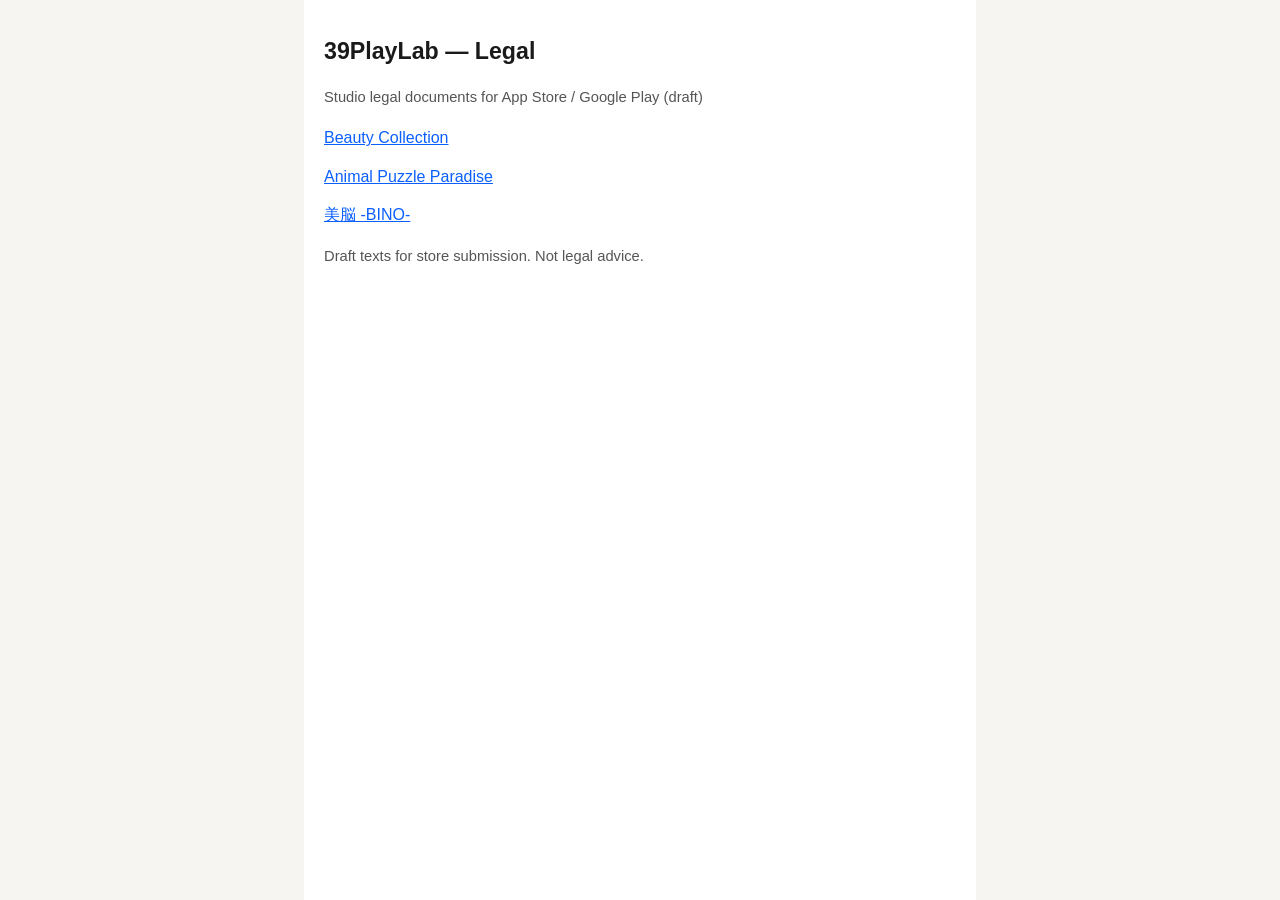
<file: index.html>
<!DOCTYPE html>
<html lang="ja">
<head>
  <meta charset="utf-8">
  <meta name="viewport" content="width=device-width, initial-scale=1">
  <title>Legal — 39PlayLab</title>
  <link rel="stylesheet" href="style.css">
</head>
<body>
  <main>
    <h1>39PlayLab — Legal</h1>
    <p class="meta">Studio legal documents for App Store / Google Play (draft)</p>
    <ul class="links">
      <li><a href="beauty-collection/">Beauty Collection</a></li>
      <li><a href="animal-puzzle-paradise/">Animal Puzzle Paradise</a></li>
      <li><a href="bino/">美脳 -BINO-</a></li>
    </ul>
    <p class="disclaimer">Draft texts for store submission. Not legal advice.</p>
  </main>
</body>
</html>
</file>
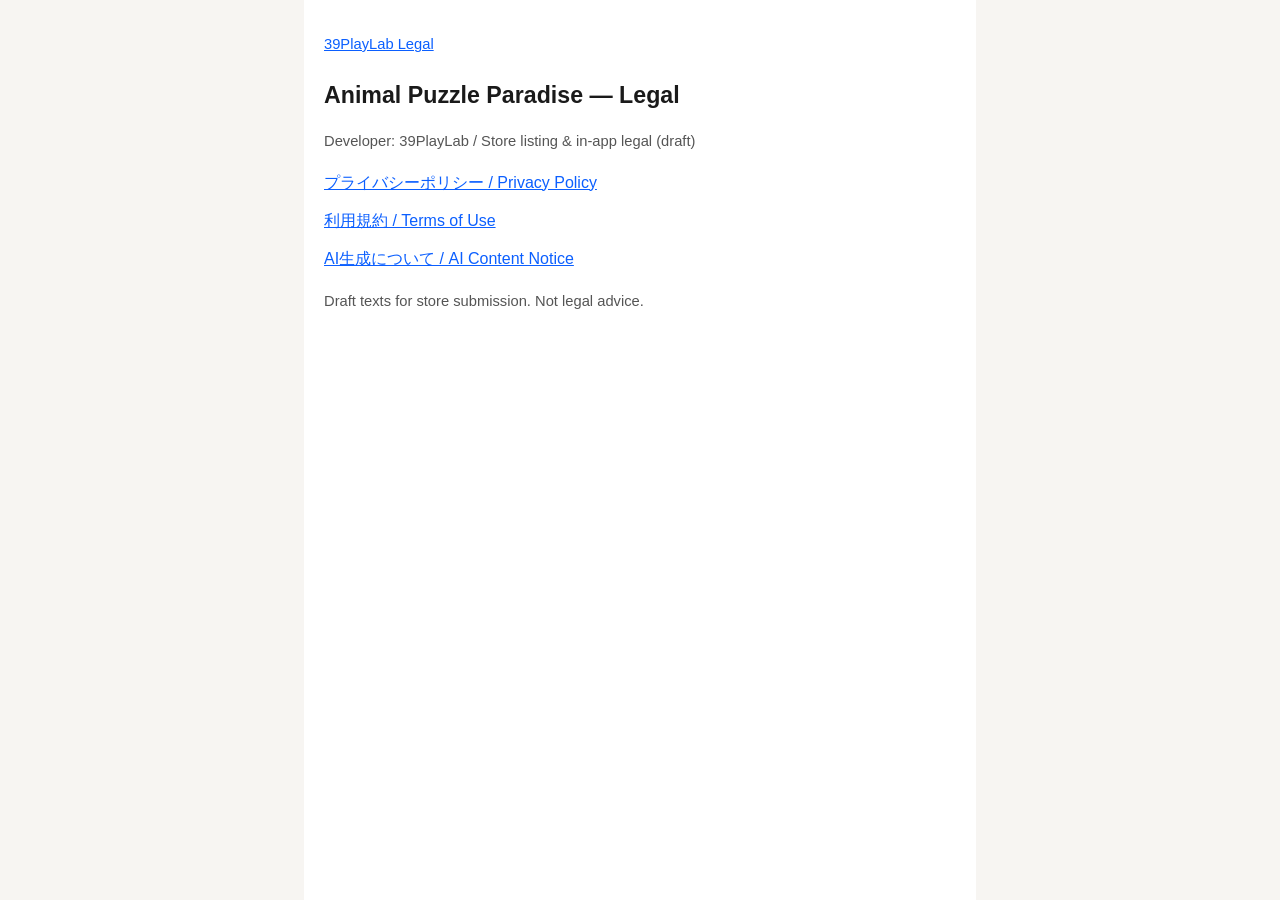
<file: animal-puzzle-paradise/index.html>
<!DOCTYPE html>
<html lang="ja">
<head>
  <meta charset="utf-8">
  <meta name="viewport" content="width=device-width, initial-scale=1">
  <title>Legal — Animal Puzzle Paradise</title>
  <link rel="stylesheet" href="../style.css">
</head>
<body>
  <main>
    <p class="nav"><a href="../index.html">39PlayLab Legal</a></p>
    <h1>Animal Puzzle Paradise — Legal</h1>
    <p class="meta">Developer: 39PlayLab / Store listing &amp; in-app legal (draft)</p>
    <ul class="links">
      <li><a href="privacy.html">プライバシーポリシー / Privacy Policy</a></li>
      <li><a href="terms.html">利用規約 / Terms of Use</a></li>
      <li><a href="ai-notice.html">AI生成について / AI Content Notice</a></li>
    </ul>
    <p class="disclaimer">Draft texts for store submission. Not legal advice.</p>
  </main>
</body>
</html>
</file>
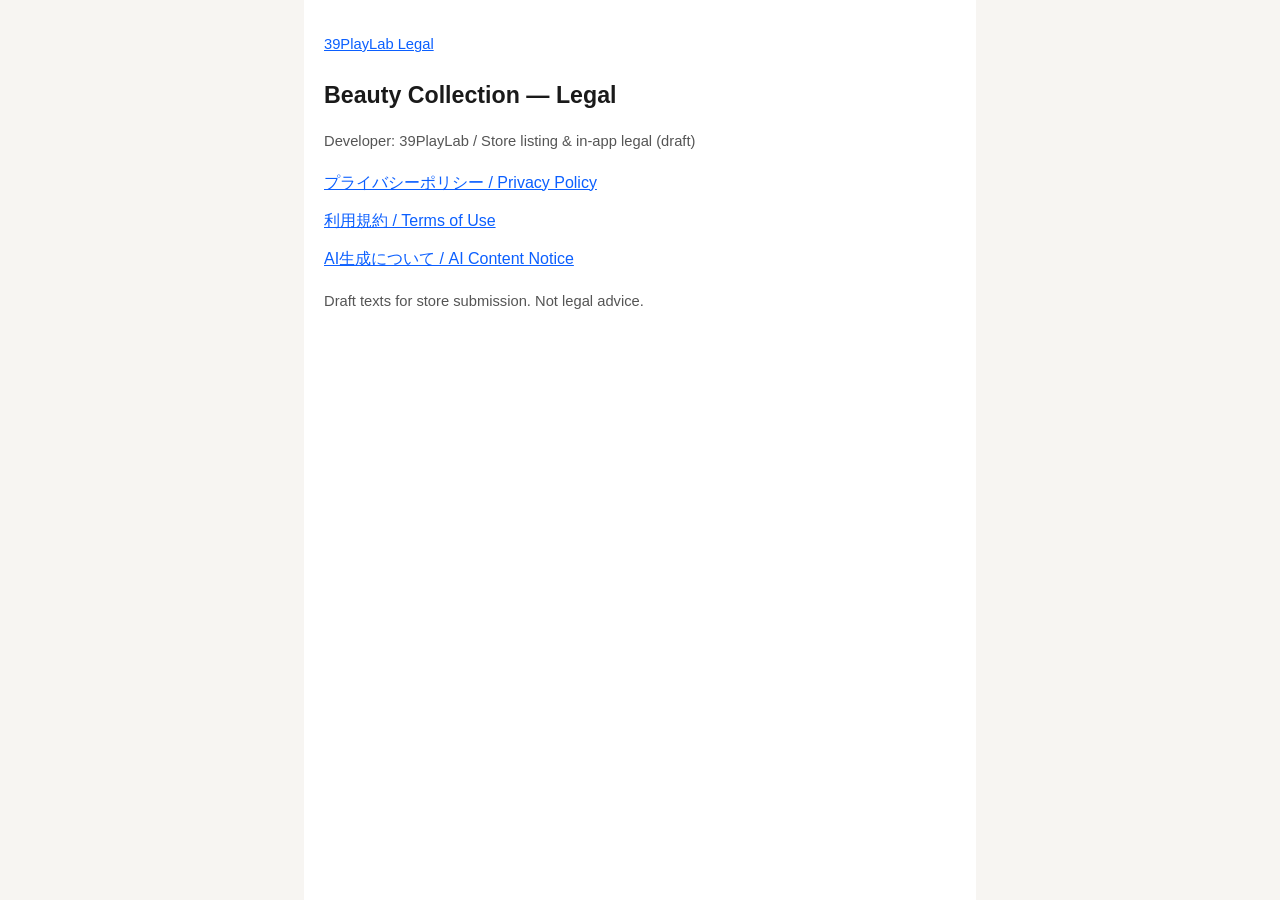
<file: beauty-collection/index.html>
<!DOCTYPE html>
<html lang="ja">
<head>
  <meta charset="utf-8">
  <meta name="viewport" content="width=device-width, initial-scale=1">
  <title>Legal — Beauty Collection</title>
  <link rel="stylesheet" href="../style.css">
</head>
<body>
  <main>
    <p class="nav"><a href="../index.html">39PlayLab Legal</a></p>
    <h1>Beauty Collection — Legal</h1>
    <p class="meta">Developer: 39PlayLab / Store listing &amp; in-app legal (draft)</p>
    <ul class="links">
      <li><a href="privacy.html">プライバシーポリシー / Privacy Policy</a></li>
      <li><a href="terms.html">利用規約 / Terms of Use</a></li>
      <li><a href="ai-notice.html">AI生成について / AI Content Notice</a></li>
    </ul>
    <p class="disclaimer">Draft texts for store submission. Not legal advice.</p>
  </main>
</body>
</html>
</file>
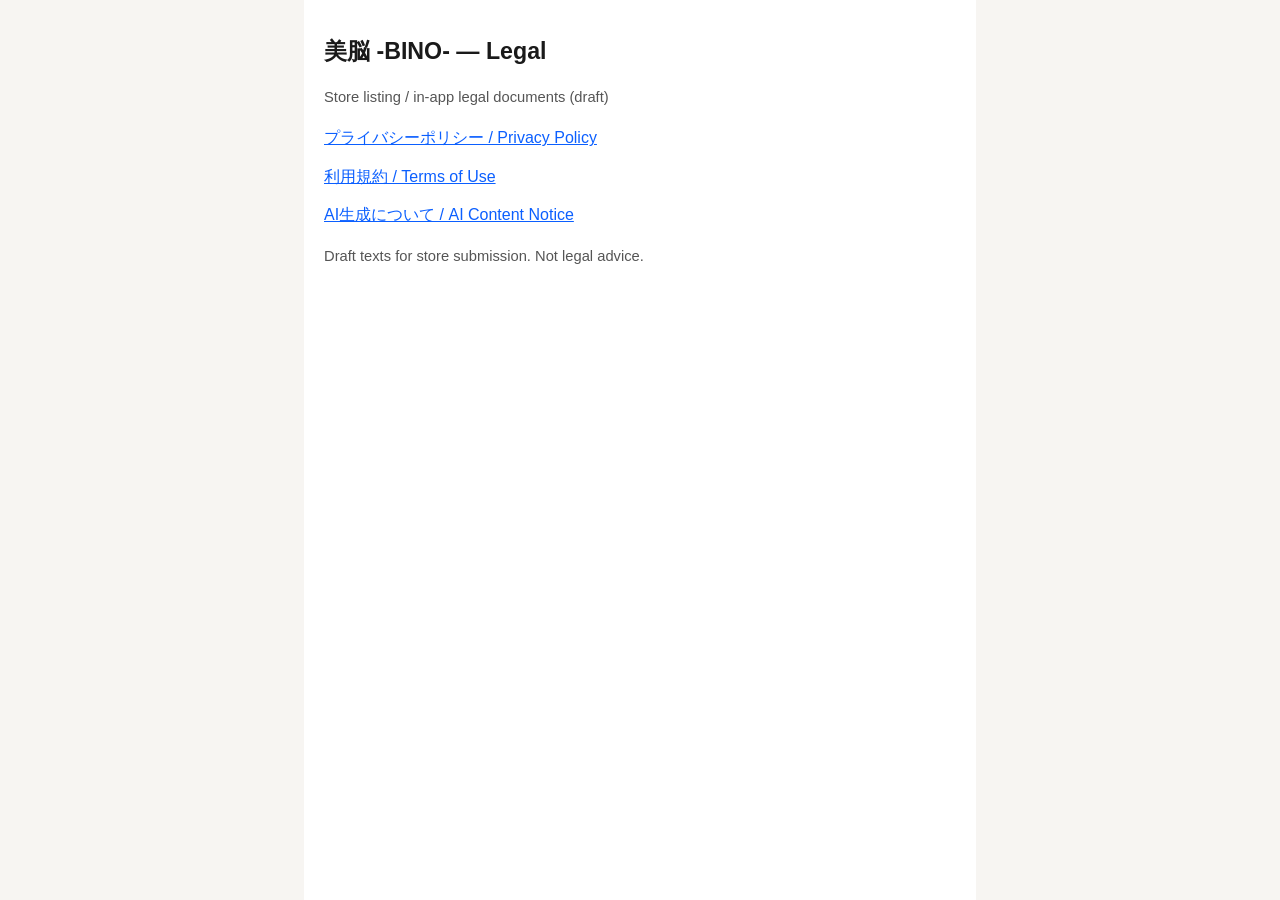
<file: bino/index.html>
<!DOCTYPE html>
<html lang="ja">
<head>
  <meta charset="utf-8">
  <meta name="viewport" content="width=device-width, initial-scale=1">
  <title>Legal — 美脳 -BINO-</title>
  <link rel="stylesheet" href="style.css">
</head>
<body>
  <main>
    <h1>美脳 -BINO- — Legal</h1>
    <p class="meta">Store listing / in-app legal documents (draft)</p>
    <ul class="links">
      <li><a href="privacy.html">プライバシーポリシー / Privacy Policy</a></li>
      <li><a href="terms.html">利用規約 / Terms of Use</a></li>
      <li><a href="ai-notice.html">AI生成について / AI Content Notice</a></li>
    </ul>
    <p class="disclaimer">Draft texts for store submission. Not legal advice.</p>
  </main>
</body>
</html>
</file>
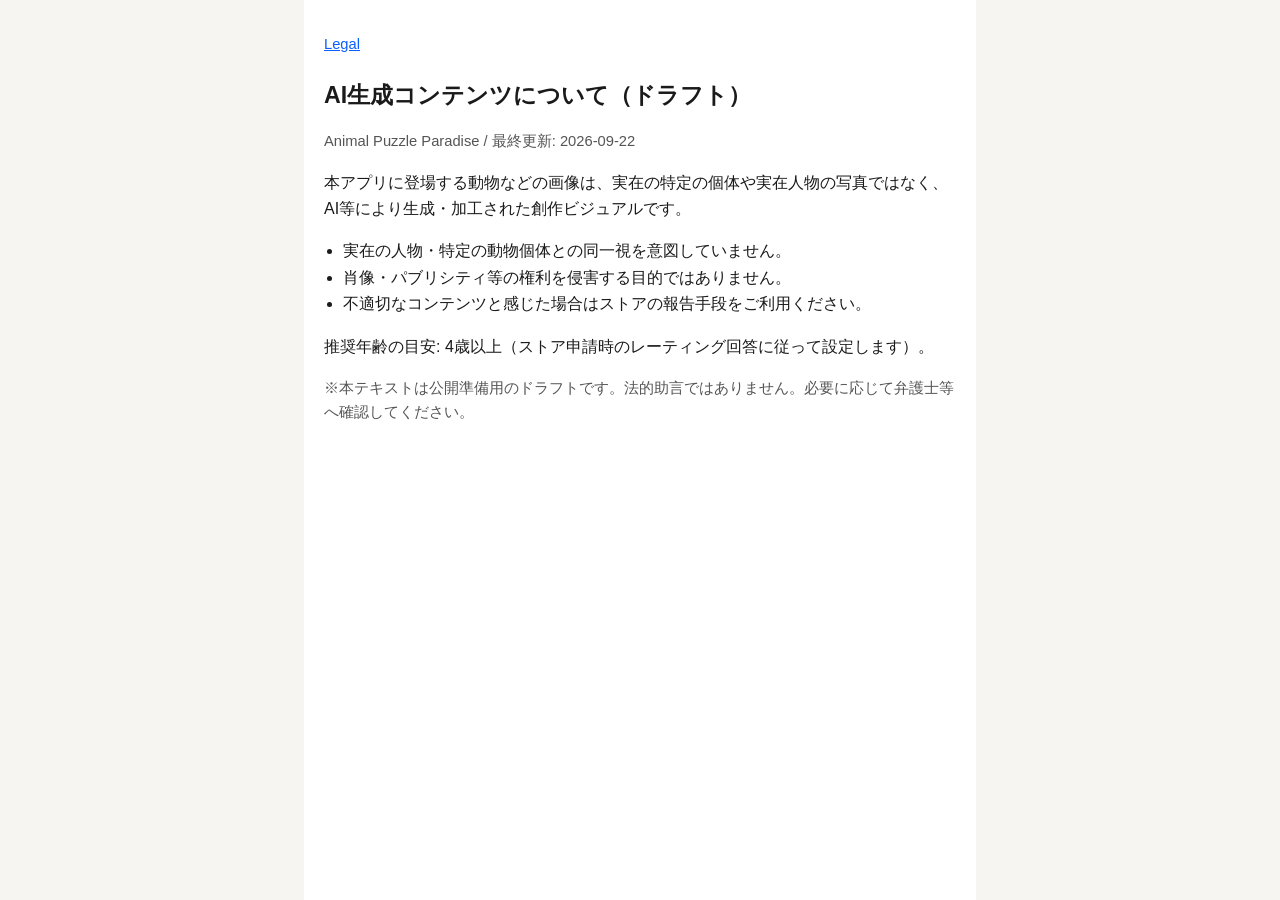
<file: animal-puzzle-paradise/ai-notice.html>
<!DOCTYPE html>
<html lang="ja">
<head>
  <meta charset="utf-8">
  <meta name="viewport" content="width=device-width, initial-scale=1">
  <title>AI Content Notice — Animal Puzzle Paradise</title>
  <link rel="stylesheet" href="../style.css">
</head>
<body>
  <main>
    <p class="nav"><a href="../index.html">Legal</a></p>
    <h1>AI生成コンテンツについて（ドラフト）</h1>
    <p class="meta">Animal Puzzle Paradise / 最終更新: 2026-09-22</p>
    <p>本アプリに登場する動物などの画像は、実在の特定の個体や実在人物の写真ではなく、AI等により生成・加工された創作ビジュアルです。</p>
    <ul>
      <li>実在の人物・特定の動物個体との同一視を意図していません。</li>
      <li>肖像・パブリシティ等の権利を侵害する目的ではありません。</li>
      <li>不適切なコンテンツと感じた場合はストアの報告手段をご利用ください。</li>
    </ul>
    <p>推奨年齢の目安: 4歳以上（ストア申請時のレーティング回答に従って設定します）。</p>
    <p class="disclaimer">※本テキストは公開準備用のドラフトです。法的助言ではありません。必要に応じて弁護士等へ確認してください。</p>
  </main>
</body>
</html>
</file>
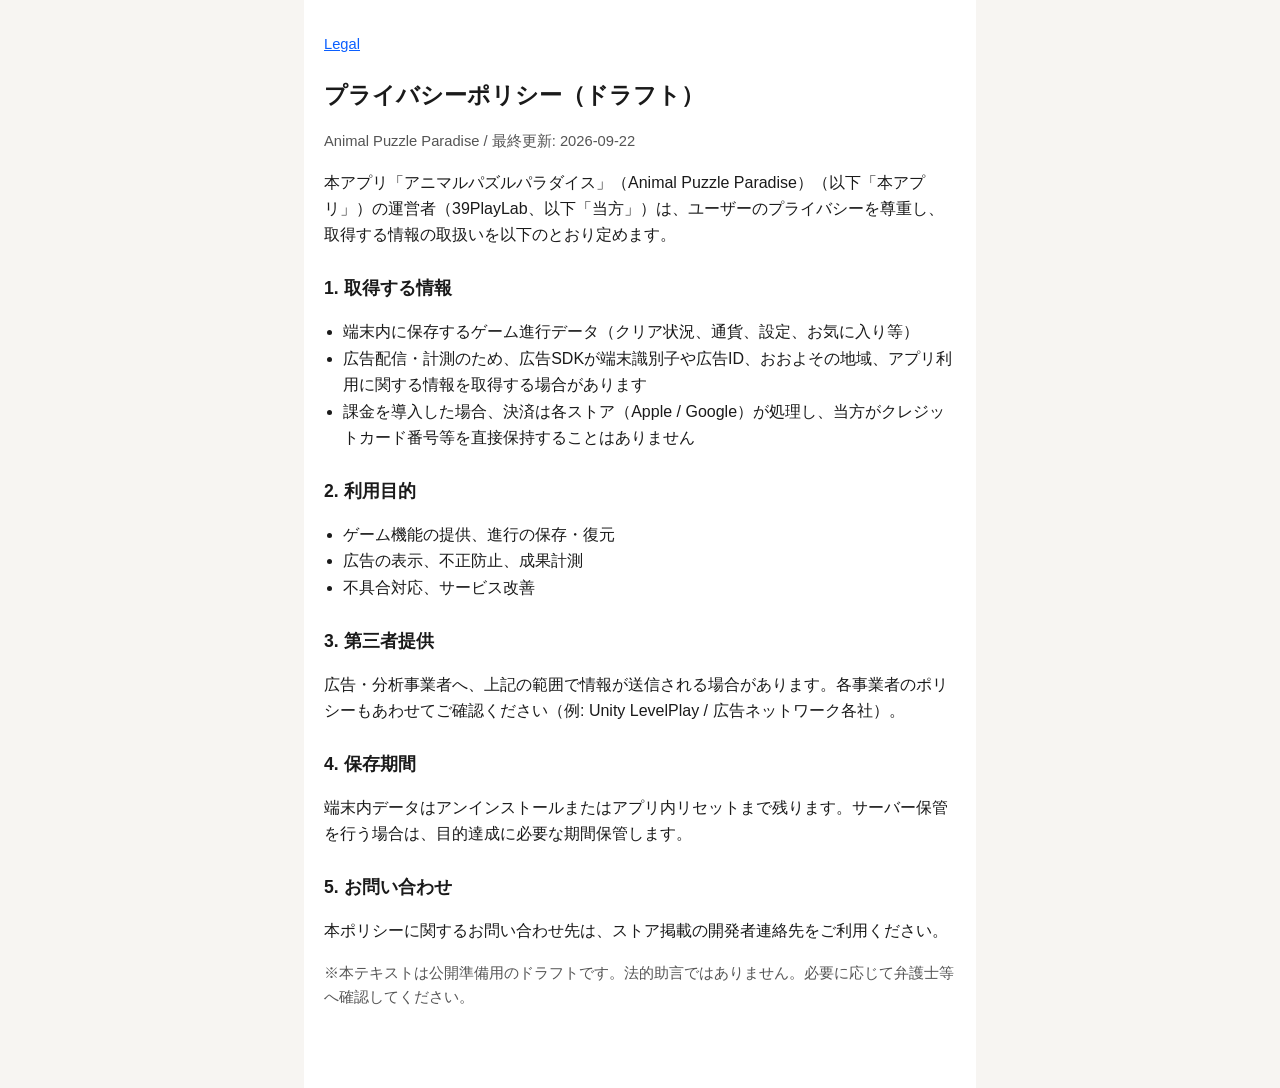
<file: animal-puzzle-paradise/privacy.html>
<!DOCTYPE html>
<html lang="ja">
<head>
  <meta charset="utf-8">
  <meta name="viewport" content="width=device-width, initial-scale=1">
  <title>Privacy Policy — Animal Puzzle Paradise</title>
  <link rel="stylesheet" href="../style.css">
</head>
<body>
  <main>
    <p class="nav"><a href="../index.html">Legal</a></p>
    <h1>プライバシーポリシー（ドラフト）</h1>
    <p class="meta">Animal Puzzle Paradise / 最終更新: 2026-09-22</p>
    <p>本アプリ「アニマルパズルパラダイス」（Animal Puzzle Paradise）（以下「本アプリ」）の運営者（39PlayLab、以下「当方」）は、ユーザーのプライバシーを尊重し、取得する情報の取扱いを以下のとおり定めます。</p>

    <h2>1. 取得する情報</h2>
    <ul>
      <li>端末内に保存するゲーム進行データ（クリア状況、通貨、設定、お気に入り等）</li>
      <li>広告配信・計測のため、広告SDKが端末識別子や広告ID、おおよその地域、アプリ利用に関する情報を取得する場合があります</li>
      <li>課金を導入した場合、決済は各ストア（Apple / Google）が処理し、当方がクレジットカード番号等を直接保持することはありません</li>
    </ul>

    <h2>2. 利用目的</h2>
    <ul>
      <li>ゲーム機能の提供、進行の保存・復元</li>
      <li>広告の表示、不正防止、成果計測</li>
      <li>不具合対応、サービス改善</li>
    </ul>

    <h2>3. 第三者提供</h2>
    <p>広告・分析事業者へ、上記の範囲で情報が送信される場合があります。各事業者のポリシーもあわせてご確認ください（例: Unity LevelPlay / 広告ネットワーク各社）。</p>

    <h2>4. 保存期間</h2>
    <p>端末内データはアンインストールまたはアプリ内リセットまで残ります。サーバー保管を行う場合は、目的達成に必要な期間保管します。</p>

    <h2>5. お問い合わせ</h2>
    <p>本ポリシーに関するお問い合わせ先は、ストア掲載の開発者連絡先をご利用ください。</p>

    <p class="disclaimer">※本テキストは公開準備用のドラフトです。法的助言ではありません。必要に応じて弁護士等へ確認してください。</p>
  </main>
</body>
</html>
</file>
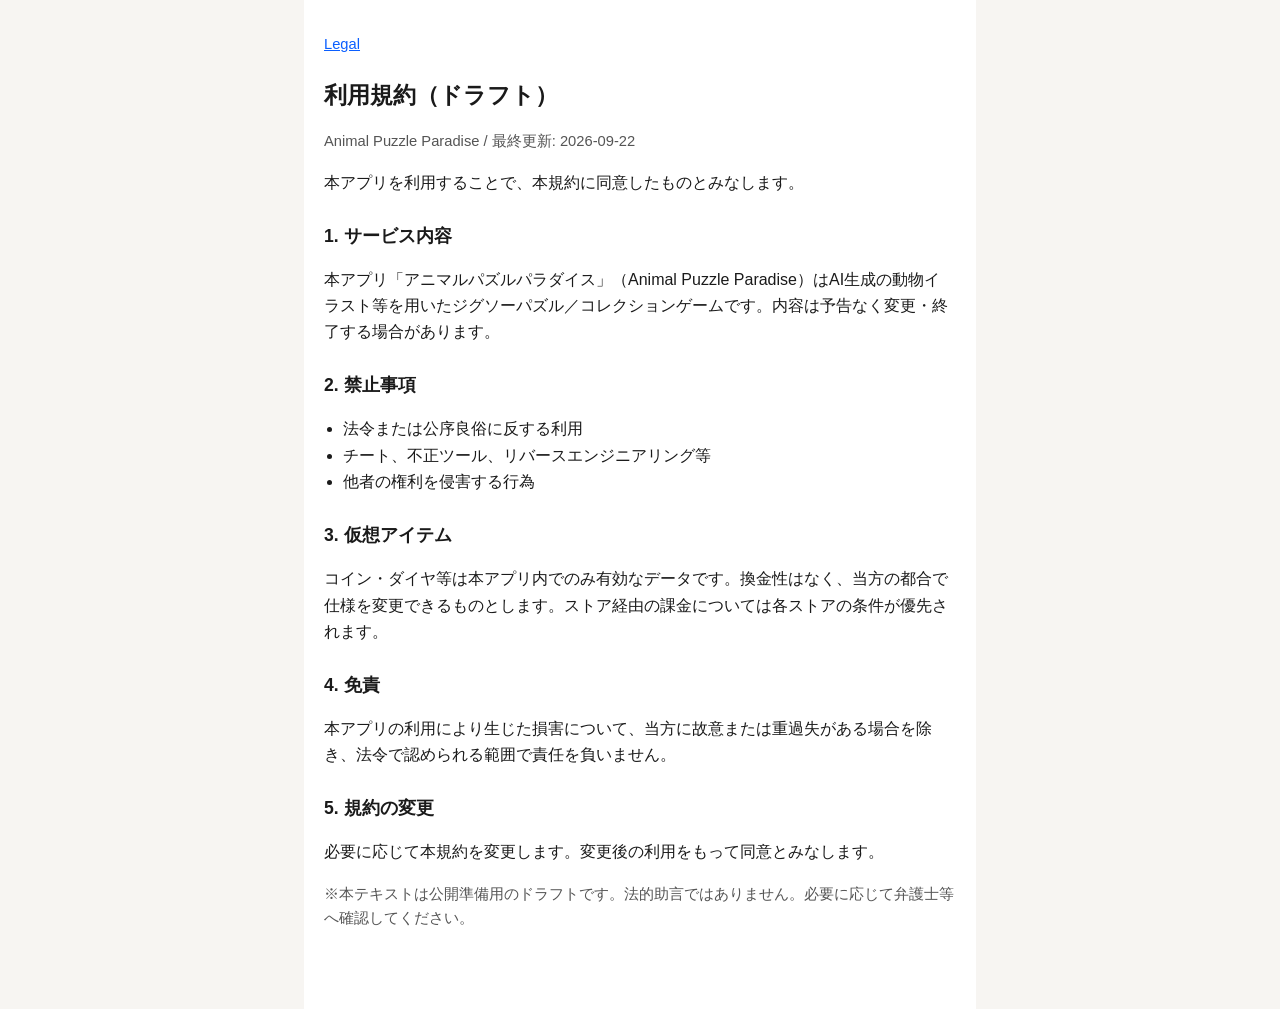
<file: animal-puzzle-paradise/terms.html>
<!DOCTYPE html>
<html lang="ja">
<head>
  <meta charset="utf-8">
  <meta name="viewport" content="width=device-width, initial-scale=1">
  <title>Terms of Use — Animal Puzzle Paradise</title>
  <link rel="stylesheet" href="../style.css">
</head>
<body>
  <main>
    <p class="nav"><a href="../index.html">Legal</a></p>
    <h1>利用規約（ドラフト）</h1>
    <p class="meta">Animal Puzzle Paradise / 最終更新: 2026-09-22</p>
    <p>本アプリを利用することで、本規約に同意したものとみなします。</p>

    <h2>1. サービス内容</h2>
    <p>本アプリ「アニマルパズルパラダイス」（Animal Puzzle Paradise）はAI生成の動物イラスト等を用いたジグソーパズル／コレクションゲームです。内容は予告なく変更・終了する場合があります。</p>

    <h2>2. 禁止事項</h2>
    <ul>
      <li>法令または公序良俗に反する利用</li>
      <li>チート、不正ツール、リバースエンジニアリング等</li>
      <li>他者の権利を侵害する行為</li>
    </ul>

    <h2>3. 仮想アイテム</h2>
    <p>コイン・ダイヤ等は本アプリ内でのみ有効なデータです。換金性はなく、当方の都合で仕様を変更できるものとします。ストア経由の課金については各ストアの条件が優先されます。</p>

    <h2>4. 免責</h2>
    <p>本アプリの利用により生じた損害について、当方に故意または重過失がある場合を除き、法令で認められる範囲で責任を負いません。</p>

    <h2>5. 規約の変更</h2>
    <p>必要に応じて本規約を変更します。変更後の利用をもって同意とみなします。</p>

    <p class="disclaimer">※本テキストは公開準備用のドラフトです。法的助言ではありません。必要に応じて弁護士等へ確認してください。</p>
  </main>
</body>
</html>
</file>
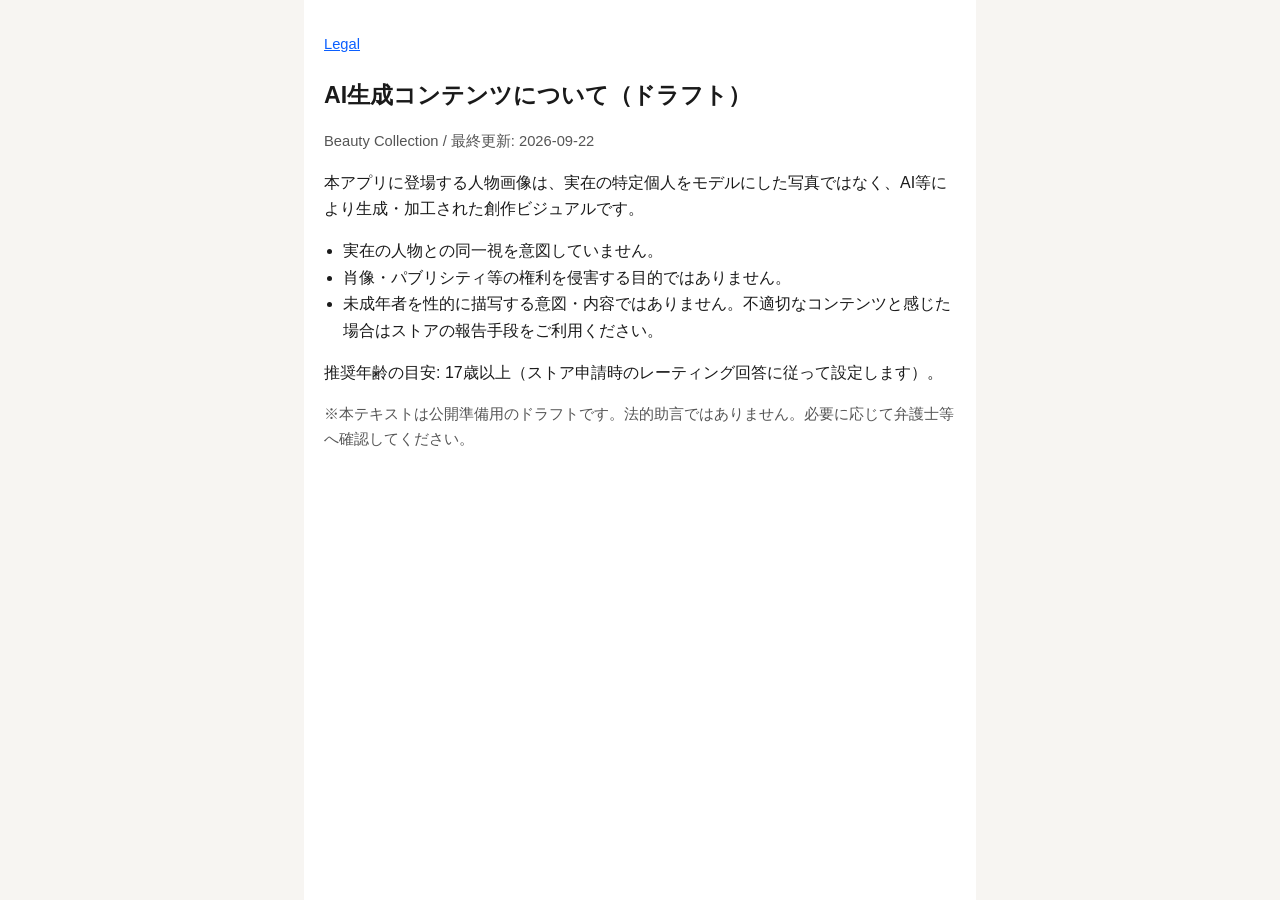
<file: beauty-collection/ai-notice.html>
<!DOCTYPE html>
<html lang="ja">
<head>
  <meta charset="utf-8">
  <meta name="viewport" content="width=device-width, initial-scale=1">
  <title>AI Content Notice — Beauty Collection</title>
  <link rel="stylesheet" href="../style.css">
</head>
<body>
  <main>
    <p class="nav"><a href="../index.html">Legal</a></p>
    <h1>AI生成コンテンツについて（ドラフト）</h1>
    <p class="meta">Beauty Collection / 最終更新: 2026-09-22</p>
    <p>本アプリに登場する人物画像は、実在の特定個人をモデルにした写真ではなく、AI等により生成・加工された創作ビジュアルです。</p>
    <ul>
      <li>実在の人物との同一視を意図していません。</li>
      <li>肖像・パブリシティ等の権利を侵害する目的ではありません。</li>
      <li>未成年者を性的に描写する意図・内容ではありません。不適切なコンテンツと感じた場合はストアの報告手段をご利用ください。</li>
    </ul>
    <p>推奨年齢の目安: 17歳以上（ストア申請時のレーティング回答に従って設定します）。</p>
    <p class="disclaimer">※本テキストは公開準備用のドラフトです。法的助言ではありません。必要に応じて弁護士等へ確認してください。</p>
  </main>
</body>
</html>
</file>
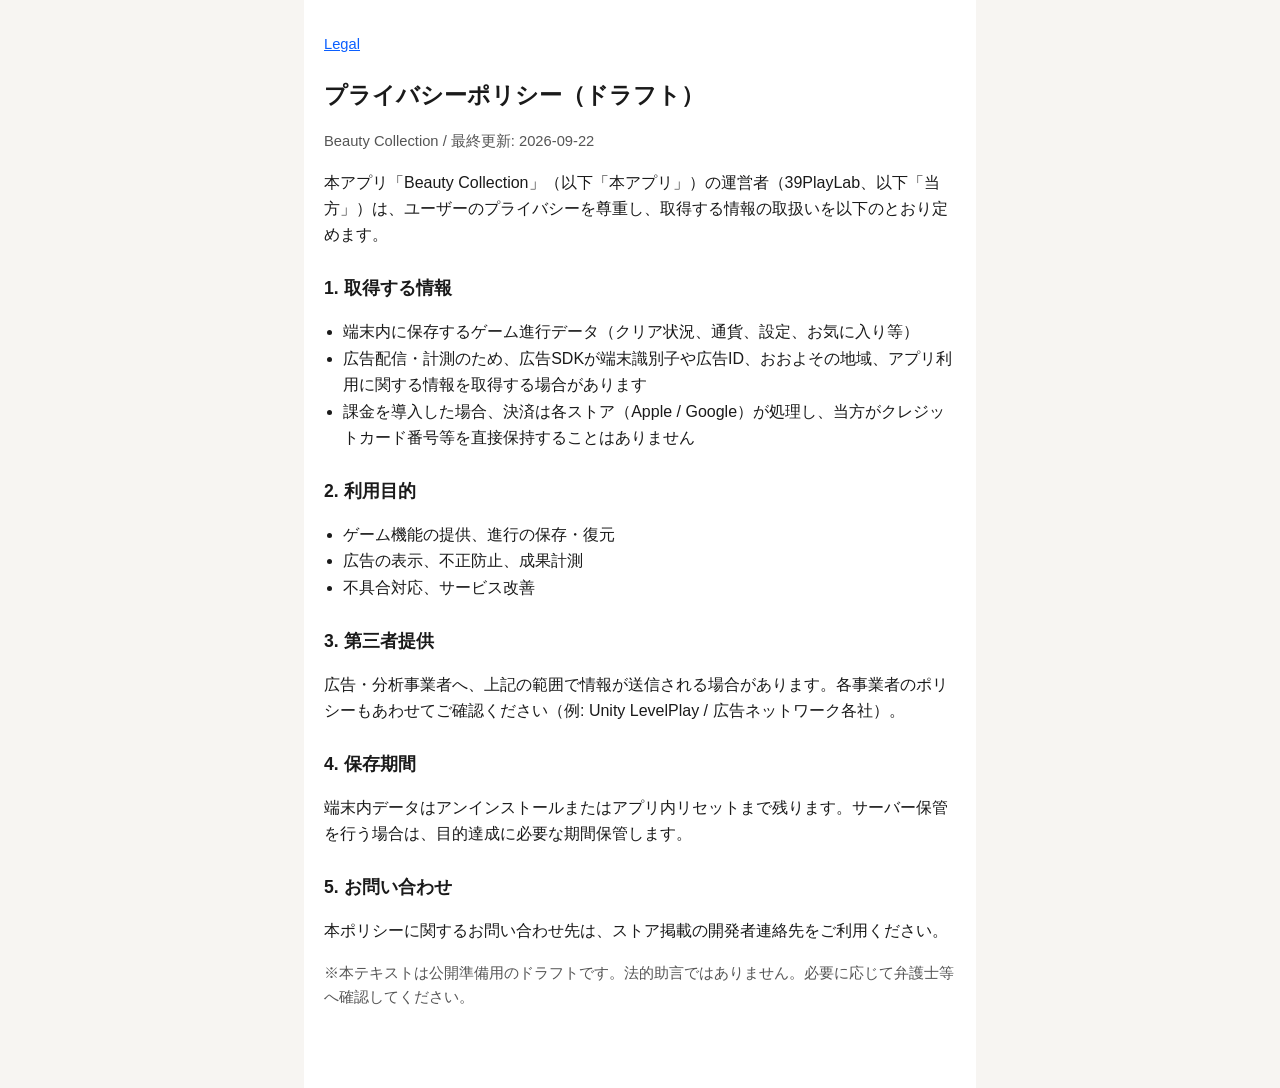
<file: beauty-collection/privacy.html>
<!DOCTYPE html>
<html lang="ja">
<head>
  <meta charset="utf-8">
  <meta name="viewport" content="width=device-width, initial-scale=1">
  <title>Privacy Policy — Beauty Collection</title>
  <link rel="stylesheet" href="../style.css">
</head>
<body>
  <main>
    <p class="nav"><a href="../index.html">Legal</a></p>
    <h1>プライバシーポリシー（ドラフト）</h1>
    <p class="meta">Beauty Collection / 最終更新: 2026-09-22</p>
    <p>本アプリ「Beauty Collection」（以下「本アプリ」）の運営者（39PlayLab、以下「当方」）は、ユーザーのプライバシーを尊重し、取得する情報の取扱いを以下のとおり定めます。</p>

    <h2>1. 取得する情報</h2>
    <ul>
      <li>端末内に保存するゲーム進行データ（クリア状況、通貨、設定、お気に入り等）</li>
      <li>広告配信・計測のため、広告SDKが端末識別子や広告ID、おおよその地域、アプリ利用に関する情報を取得する場合があります</li>
      <li>課金を導入した場合、決済は各ストア（Apple / Google）が処理し、当方がクレジットカード番号等を直接保持することはありません</li>
    </ul>

    <h2>2. 利用目的</h2>
    <ul>
      <li>ゲーム機能の提供、進行の保存・復元</li>
      <li>広告の表示、不正防止、成果計測</li>
      <li>不具合対応、サービス改善</li>
    </ul>

    <h2>3. 第三者提供</h2>
    <p>広告・分析事業者へ、上記の範囲で情報が送信される場合があります。各事業者のポリシーもあわせてご確認ください（例: Unity LevelPlay / 広告ネットワーク各社）。</p>

    <h2>4. 保存期間</h2>
    <p>端末内データはアンインストールまたはアプリ内リセットまで残ります。サーバー保管を行う場合は、目的達成に必要な期間保管します。</p>

    <h2>5. お問い合わせ</h2>
    <p>本ポリシーに関するお問い合わせ先は、ストア掲載の開発者連絡先をご利用ください。</p>

    <p class="disclaimer">※本テキストは公開準備用のドラフトです。法的助言ではありません。必要に応じて弁護士等へ確認してください。</p>
  </main>
</body>
</html>
</file>
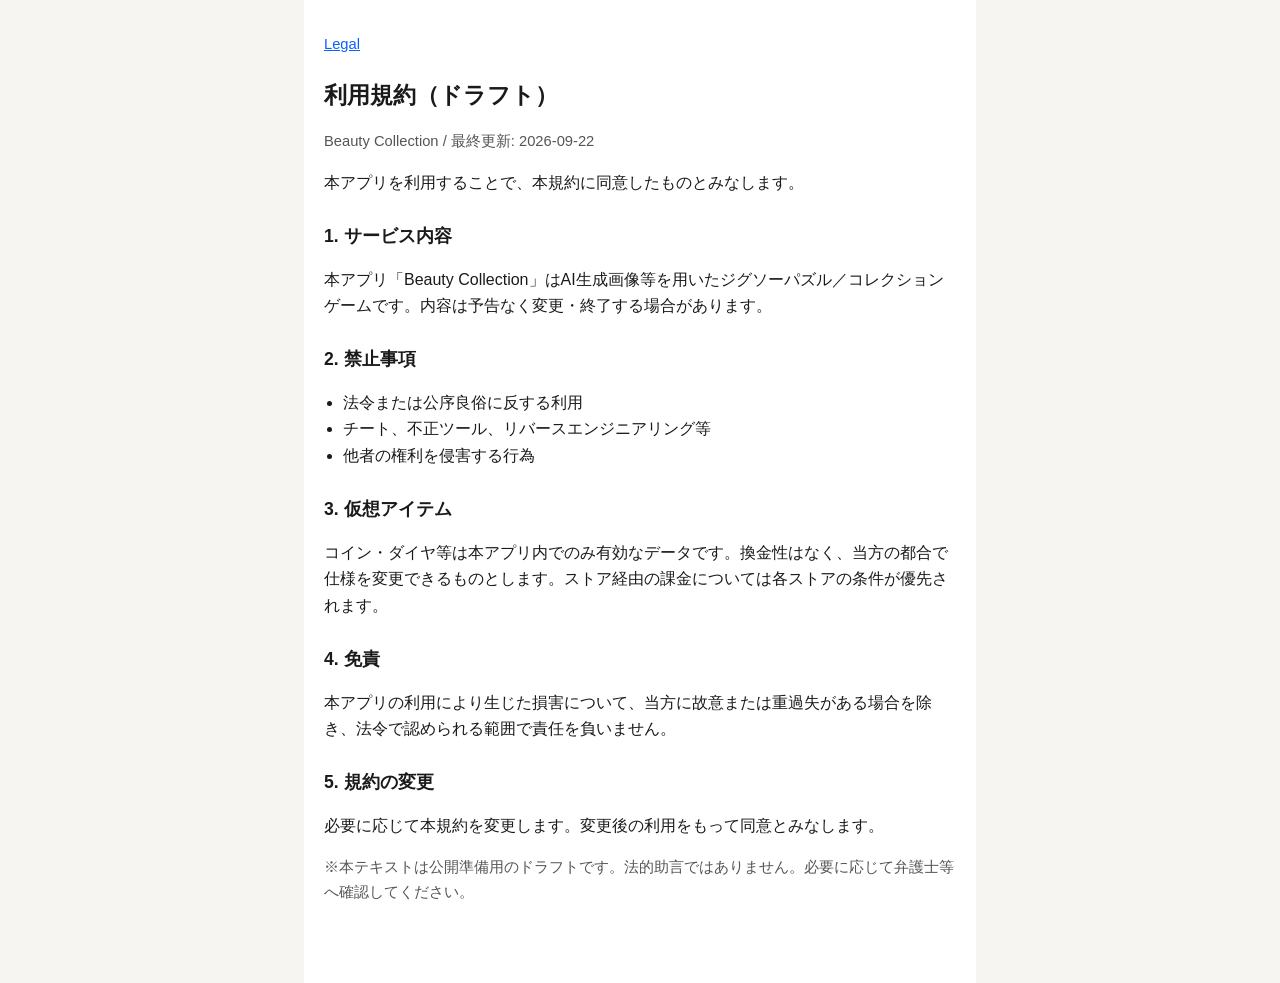
<file: beauty-collection/terms.html>
<!DOCTYPE html>
<html lang="ja">
<head>
  <meta charset="utf-8">
  <meta name="viewport" content="width=device-width, initial-scale=1">
  <title>Terms of Use — Beauty Collection</title>
  <link rel="stylesheet" href="../style.css">
</head>
<body>
  <main>
    <p class="nav"><a href="../index.html">Legal</a></p>
    <h1>利用規約（ドラフト）</h1>
    <p class="meta">Beauty Collection / 最終更新: 2026-09-22</p>
    <p>本アプリを利用することで、本規約に同意したものとみなします。</p>

    <h2>1. サービス内容</h2>
    <p>本アプリ「Beauty Collection」はAI生成画像等を用いたジグソーパズル／コレクションゲームです。内容は予告なく変更・終了する場合があります。</p>

    <h2>2. 禁止事項</h2>
    <ul>
      <li>法令または公序良俗に反する利用</li>
      <li>チート、不正ツール、リバースエンジニアリング等</li>
      <li>他者の権利を侵害する行為</li>
    </ul>

    <h2>3. 仮想アイテム</h2>
    <p>コイン・ダイヤ等は本アプリ内でのみ有効なデータです。換金性はなく、当方の都合で仕様を変更できるものとします。ストア経由の課金については各ストアの条件が優先されます。</p>

    <h2>4. 免責</h2>
    <p>本アプリの利用により生じた損害について、当方に故意または重過失がある場合を除き、法令で認められる範囲で責任を負いません。</p>

    <h2>5. 規約の変更</h2>
    <p>必要に応じて本規約を変更します。変更後の利用をもって同意とみなします。</p>

    <p class="disclaimer">※本テキストは公開準備用のドラフトです。法的助言ではありません。必要に応じて弁護士等へ確認してください。</p>
  </main>
</body>
</html>
</file>
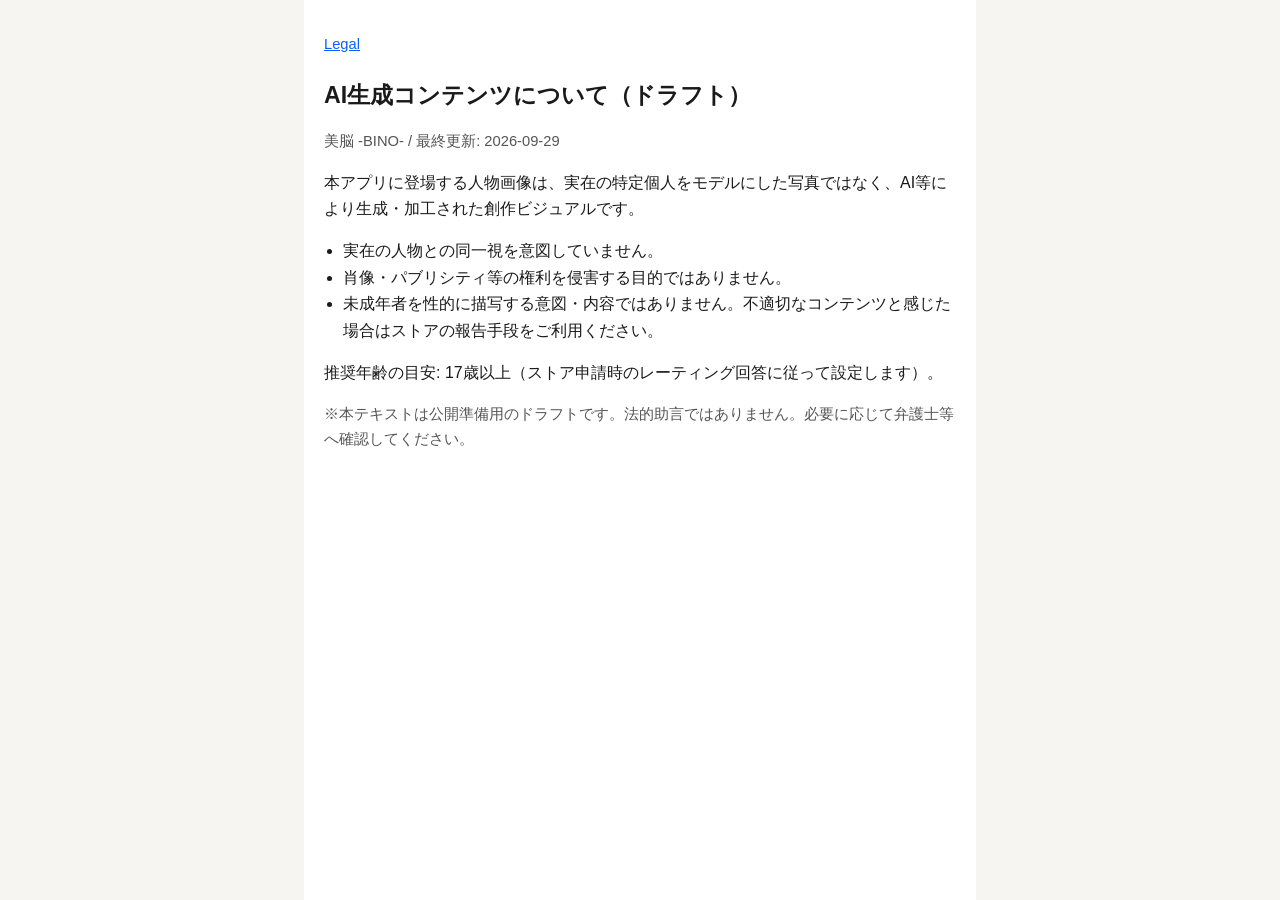
<file: bino/ai-notice.html>
<!DOCTYPE html>
<html lang="ja">
<head>
  <meta charset="utf-8">
  <meta name="viewport" content="width=device-width, initial-scale=1">
  <title>AI Content Notice — 美脳 -BINO-</title>
  <link rel="stylesheet" href="style.css">
</head>
<body>
  <main>
    <p class="nav"><a href="index.html">Legal</a></p>
    <h1>AI生成コンテンツについて（ドラフト）</h1>
    <p class="meta">美脳 -BINO- / 最終更新: 2026-09-29</p>
    <p>本アプリに登場する人物画像は、実在の特定個人をモデルにした写真ではなく、AI等により生成・加工された創作ビジュアルです。</p>
    <ul>
      <li>実在の人物との同一視を意図していません。</li>
      <li>肖像・パブリシティ等の権利を侵害する目的ではありません。</li>
      <li>未成年者を性的に描写する意図・内容ではありません。不適切なコンテンツと感じた場合はストアの報告手段をご利用ください。</li>
    </ul>
    <p>推奨年齢の目安: 17歳以上（ストア申請時のレーティング回答に従って設定します）。</p>
    <p class="disclaimer">※本テキストは公開準備用のドラフトです。法的助言ではありません。必要に応じて弁護士等へ確認してください。</p>
  </main>
</body>
</html>
</file>
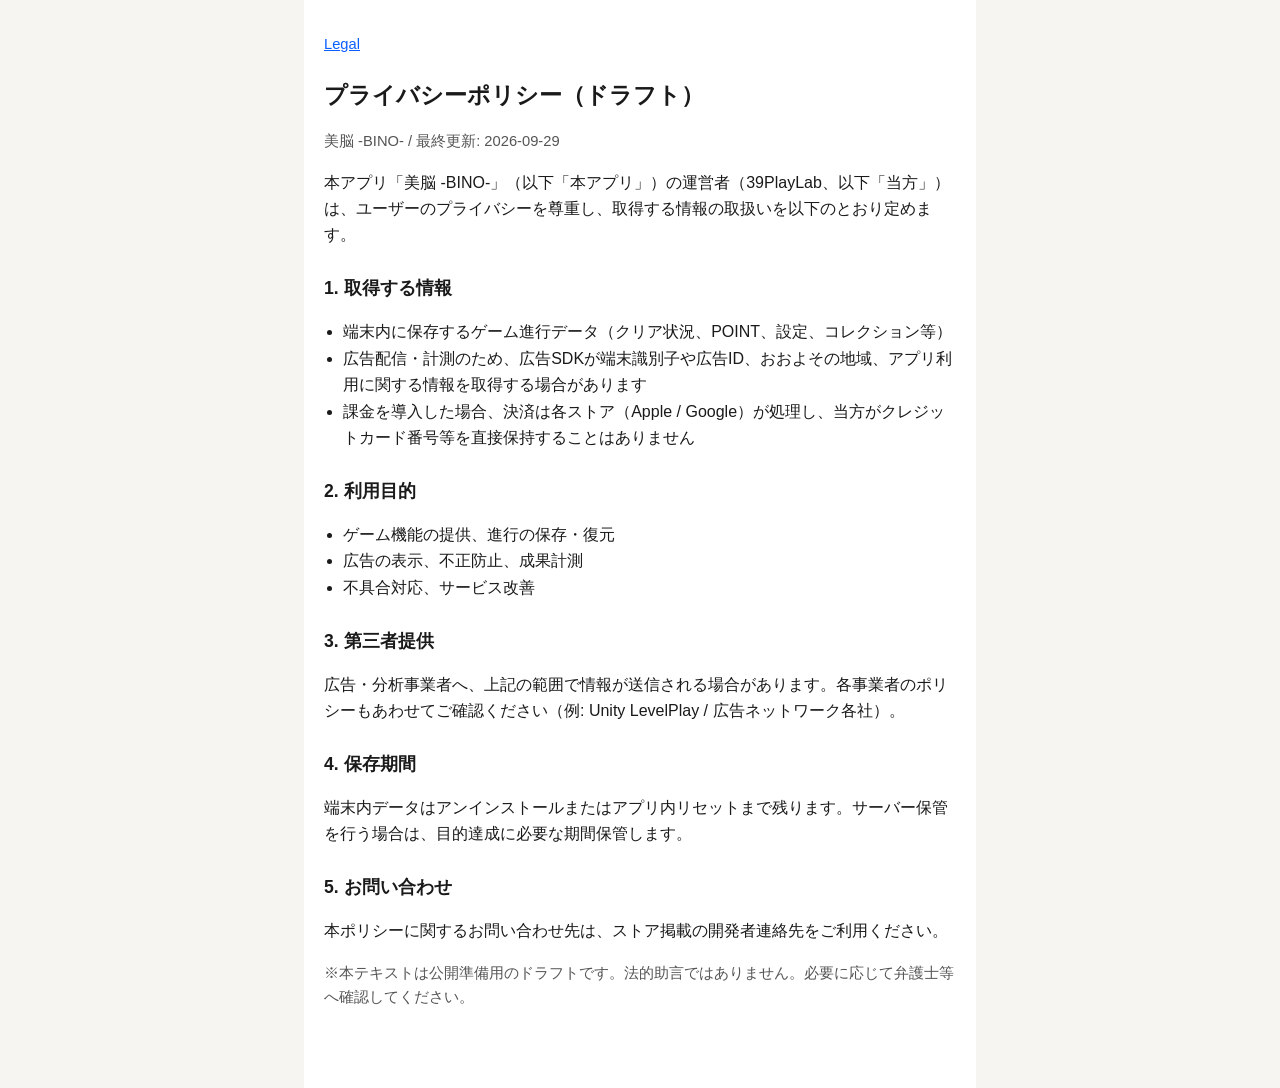
<file: bino/privacy.html>
<!DOCTYPE html>
<html lang="ja">
<head>
  <meta charset="utf-8">
  <meta name="viewport" content="width=device-width, initial-scale=1">
  <title>Privacy Policy — 美脳 -BINO-</title>
  <link rel="stylesheet" href="style.css">
</head>
<body>
  <main>
    <p class="nav"><a href="index.html">Legal</a></p>
    <h1>プライバシーポリシー（ドラフト）</h1>
    <p class="meta">美脳 -BINO- / 最終更新: 2026-09-29</p>
    <p>本アプリ「美脳 -BINO-」（以下「本アプリ」）の運営者（39PlayLab、以下「当方」）は、ユーザーのプライバシーを尊重し、取得する情報の取扱いを以下のとおり定めます。</p>

    <h2>1. 取得する情報</h2>
    <ul>
      <li>端末内に保存するゲーム進行データ（クリア状況、POINT、設定、コレクション等）</li>
      <li>広告配信・計測のため、広告SDKが端末識別子や広告ID、おおよその地域、アプリ利用に関する情報を取得する場合があります</li>
      <li>課金を導入した場合、決済は各ストア（Apple / Google）が処理し、当方がクレジットカード番号等を直接保持することはありません</li>
    </ul>

    <h2>2. 利用目的</h2>
    <ul>
      <li>ゲーム機能の提供、進行の保存・復元</li>
      <li>広告の表示、不正防止、成果計測</li>
      <li>不具合対応、サービス改善</li>
    </ul>

    <h2>3. 第三者提供</h2>
    <p>広告・分析事業者へ、上記の範囲で情報が送信される場合があります。各事業者のポリシーもあわせてご確認ください（例: Unity LevelPlay / 広告ネットワーク各社）。</p>

    <h2>4. 保存期間</h2>
    <p>端末内データはアンインストールまたはアプリ内リセットまで残ります。サーバー保管を行う場合は、目的達成に必要な期間保管します。</p>

    <h2>5. お問い合わせ</h2>
    <p>本ポリシーに関するお問い合わせ先は、ストア掲載の開発者連絡先をご利用ください。</p>

    <p class="disclaimer">※本テキストは公開準備用のドラフトです。法的助言ではありません。必要に応じて弁護士等へ確認してください。</p>
  </main>
</body>
</html>
</file>
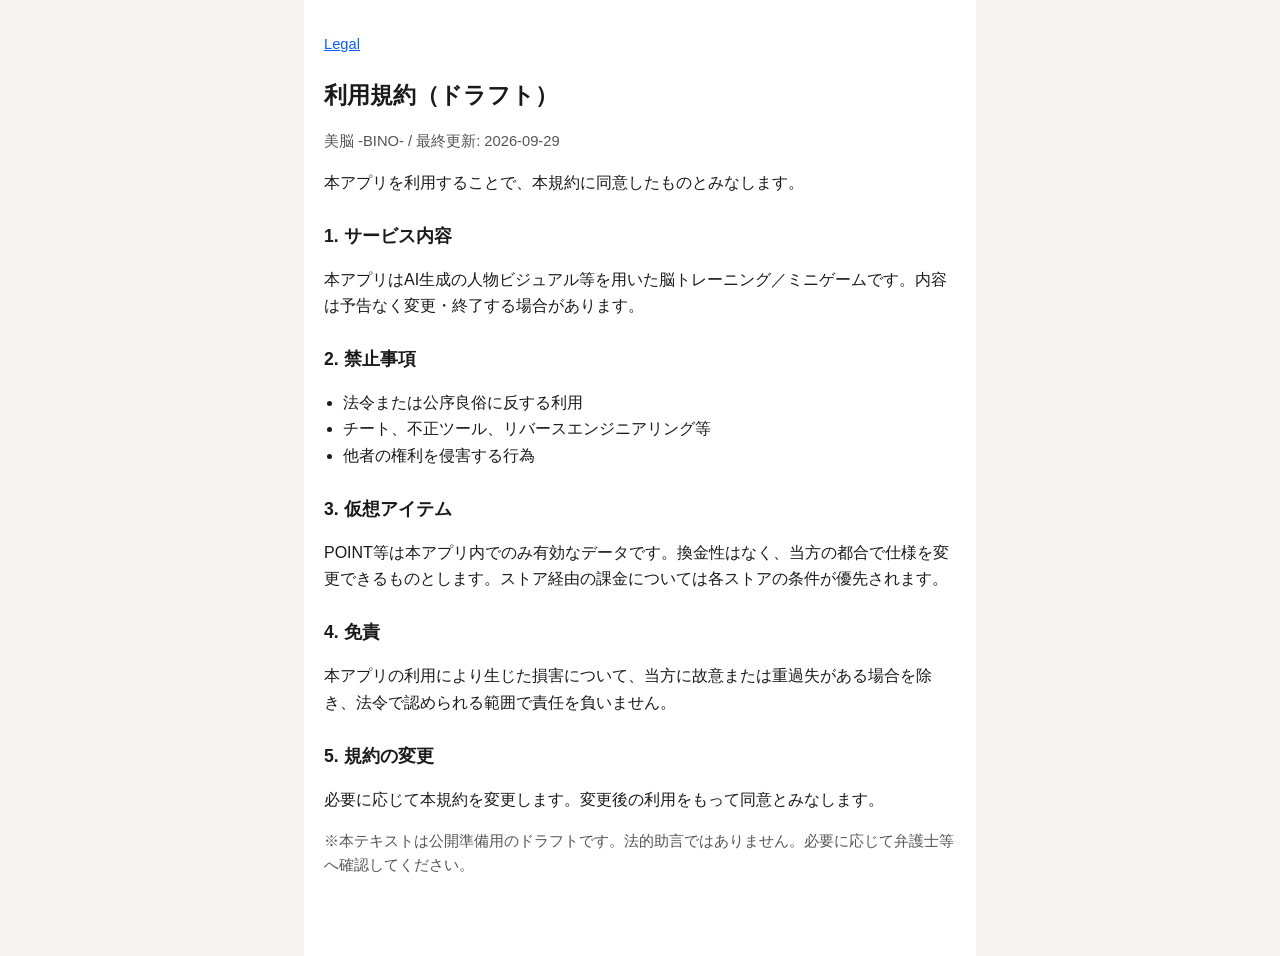
<file: bino/terms.html>
<!DOCTYPE html>
<html lang="ja">
<head>
  <meta charset="utf-8">
  <meta name="viewport" content="width=device-width, initial-scale=1">
  <title>Terms of Use — 美脳 -BINO-</title>
  <link rel="stylesheet" href="style.css">
</head>
<body>
  <main>
    <p class="nav"><a href="index.html">Legal</a></p>
    <h1>利用規約（ドラフト）</h1>
    <p class="meta">美脳 -BINO- / 最終更新: 2026-09-29</p>
    <p>本アプリを利用することで、本規約に同意したものとみなします。</p>

    <h2>1. サービス内容</h2>
    <p>本アプリはAI生成の人物ビジュアル等を用いた脳トレーニング／ミニゲームです。内容は予告なく変更・終了する場合があります。</p>

    <h2>2. 禁止事項</h2>
    <ul>
      <li>法令または公序良俗に反する利用</li>
      <li>チート、不正ツール、リバースエンジニアリング等</li>
      <li>他者の権利を侵害する行為</li>
    </ul>

    <h2>3. 仮想アイテム</h2>
    <p>POINT等は本アプリ内でのみ有効なデータです。換金性はなく、当方の都合で仕様を変更できるものとします。ストア経由の課金については各ストアの条件が優先されます。</p>

    <h2>4. 免責</h2>
    <p>本アプリの利用により生じた損害について、当方に故意または重過失がある場合を除き、法令で認められる範囲で責任を負いません。</p>

    <h2>5. 規約の変更</h2>
    <p>必要に応じて本規約を変更します。変更後の利用をもって同意とみなします。</p>

    <p class="disclaimer">※本テキストは公開準備用のドラフトです。法的助言ではありません。必要に応じて弁護士等へ確認してください。</p>
  </main>
</body>
</html>
</file>
<file: style.css>
:root {
  color-scheme: light dark;
  --fg: #1a1a1a;
  --muted: #555;
  --bg: #f7f5f2;
  --card: #fff;
  --link: #0b5fff;
}
@media (prefers-color-scheme: dark) {
  :root {
    --fg: #f2f2f2;
    --muted: #aaa;
    --bg: #121212;
    --card: #1c1c1c;
    --link: #8ab4ff;
  }
}
* { box-sizing: border-box; }
body {
  margin: 0;
  font-family: "Segoe UI", "Hiragino Sans", "Noto Sans JP", sans-serif;
  line-height: 1.65;
  background: var(--bg);
  color: var(--fg);
}
main {
  max-width: 42rem;
  margin: 0 auto;
  padding: 2rem 1.25rem 4rem;
  background: var(--card);
  min-height: 100vh;
}
h1 { font-size: 1.45rem; margin: 0 0 0.5rem; }
h2 { font-size: 1.1rem; margin: 1.6rem 0 0.5rem; }
.meta, .disclaimer, .nav { color: var(--muted); font-size: 0.92rem; }
.nav { margin: 0 0 1.25rem; }
a { color: var(--link); }
ul { padding-left: 1.2rem; }
.links { list-style: none; padding: 0; }
.links li { margin: 0.75rem 0; }
</file>
<file: bino/style.css>
:root {
  color-scheme: light dark;
  --fg: #1a1a1a;
  --muted: #555;
  --bg: #f7f5f2;
  --card: #fff;
  --link: #0b5fff;
}
@media (prefers-color-scheme: dark) {
  :root {
    --fg: #f2f2f2;
    --muted: #aaa;
    --bg: #121212;
    --card: #1c1c1c;
    --link: #8ab4ff;
  }
}
* { box-sizing: border-box; }
body {
  margin: 0;
  font-family: "Segoe UI", "Hiragino Sans", "Noto Sans JP", sans-serif;
  line-height: 1.65;
  background: var(--bg);
  color: var(--fg);
}
main {
  max-width: 42rem;
  margin: 0 auto;
  padding: 2rem 1.25rem 4rem;
  background: var(--card);
  min-height: 100vh;
}
h1 { font-size: 1.45rem; margin: 0 0 0.5rem; }
h2 { font-size: 1.1rem; margin: 1.6rem 0 0.5rem; }
.meta, .disclaimer, .nav { color: var(--muted); font-size: 0.92rem; }
.nav { margin: 0 0 1.25rem; }
a { color: var(--link); }
ul { padding-left: 1.2rem; }
.links { list-style: none; padding: 0; }
.links li { margin: 0.75rem 0; }
</file>
